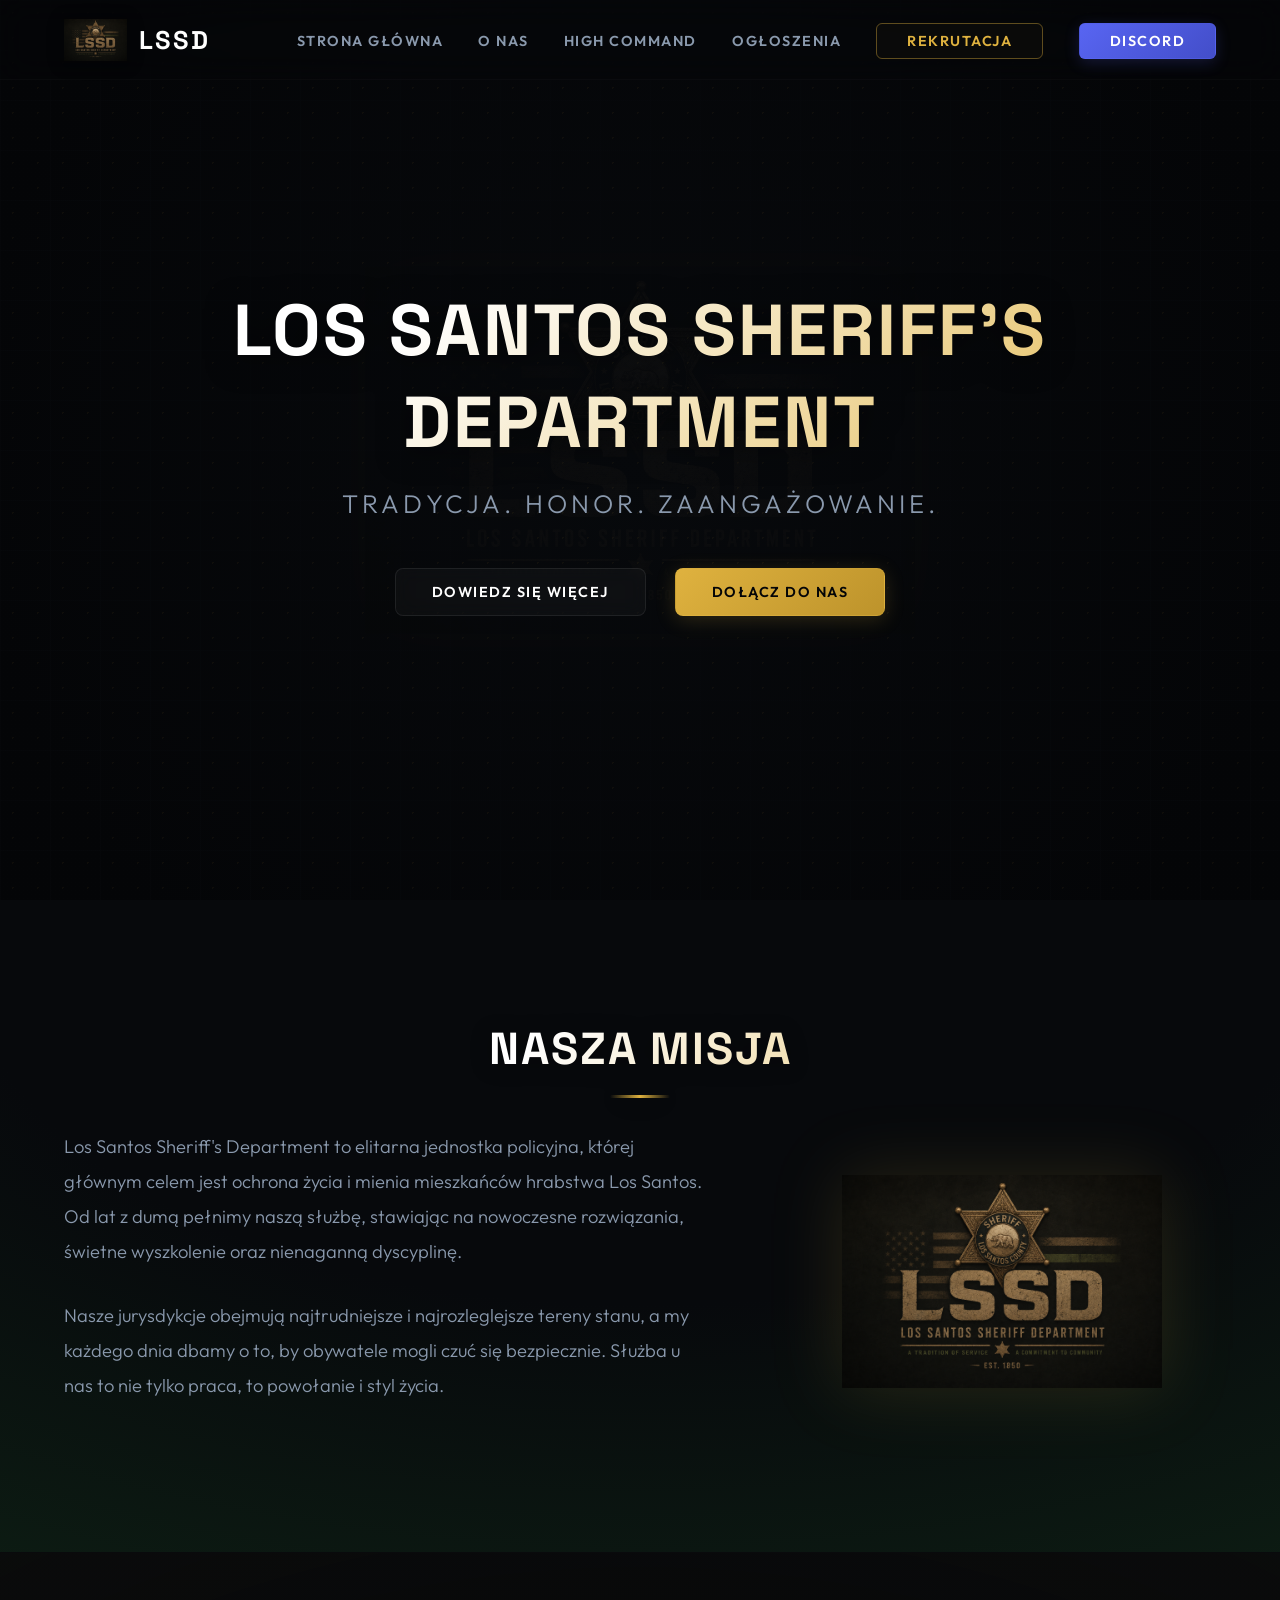
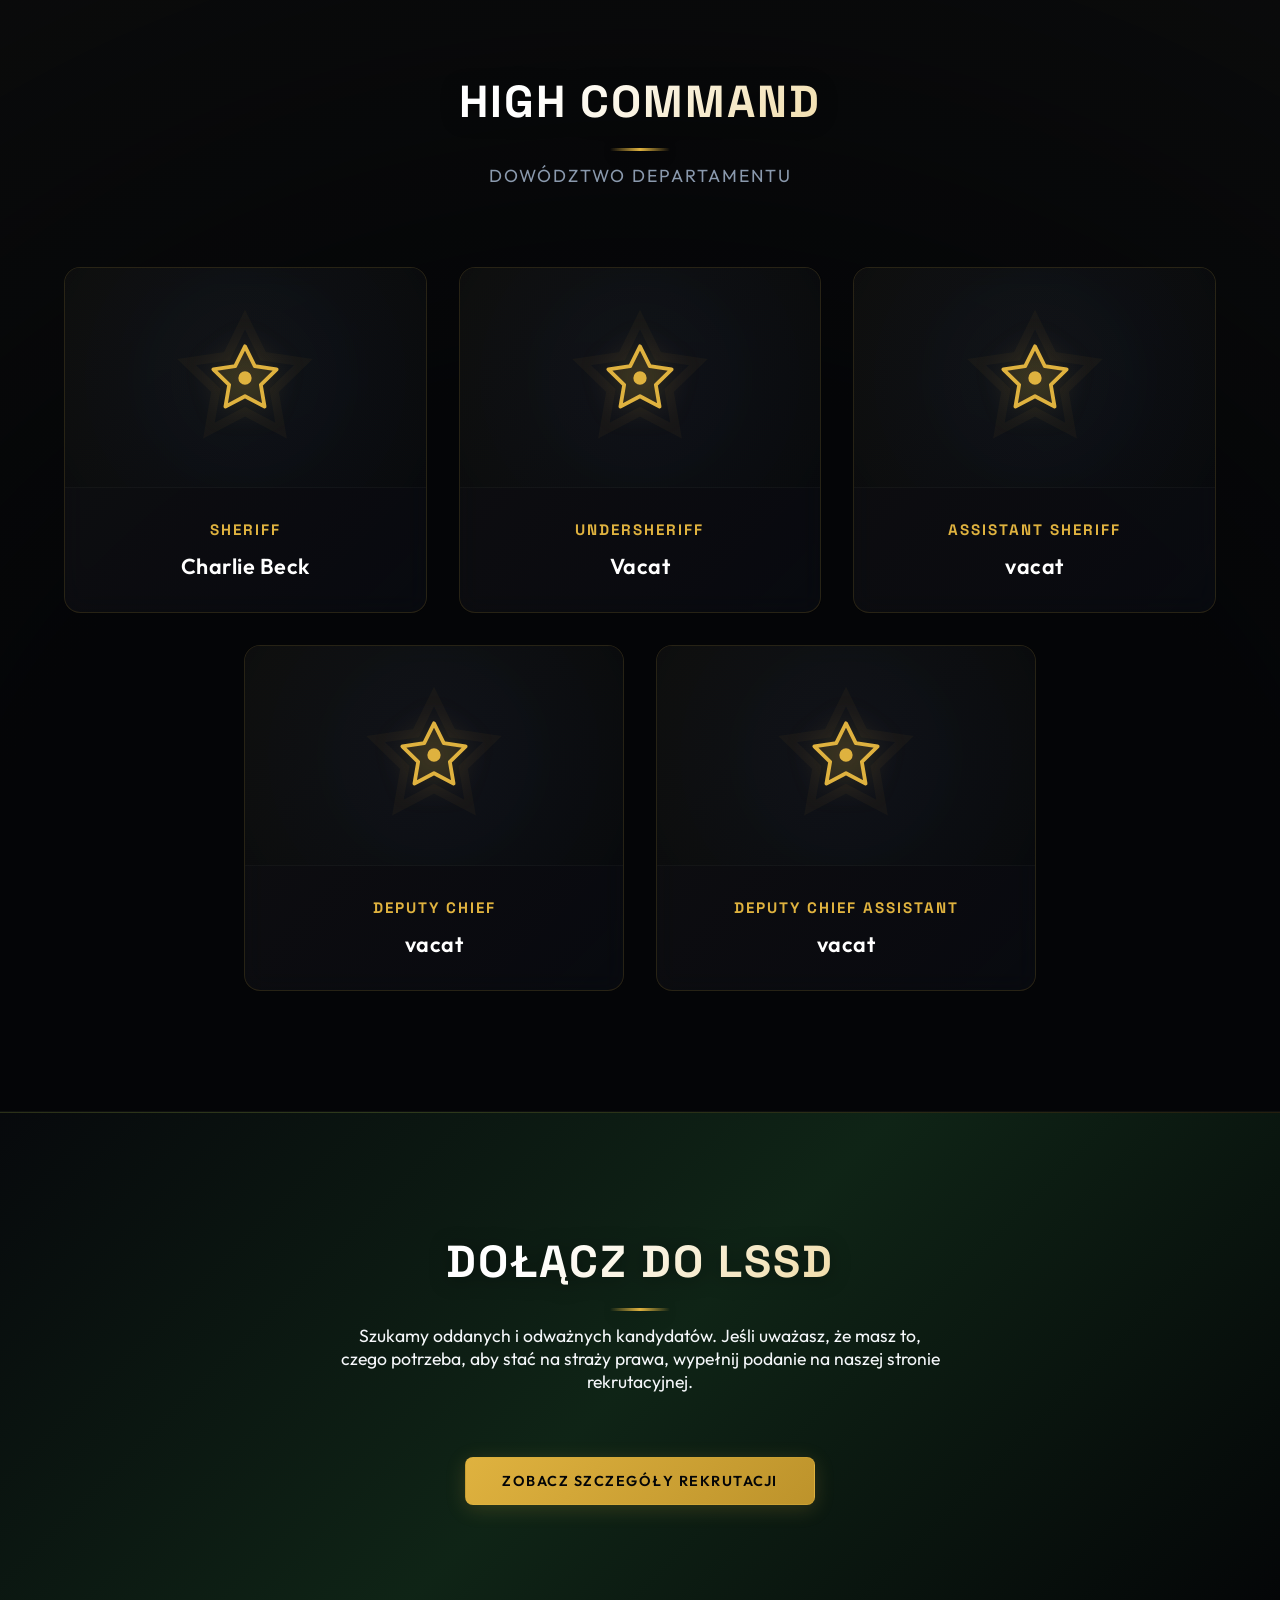
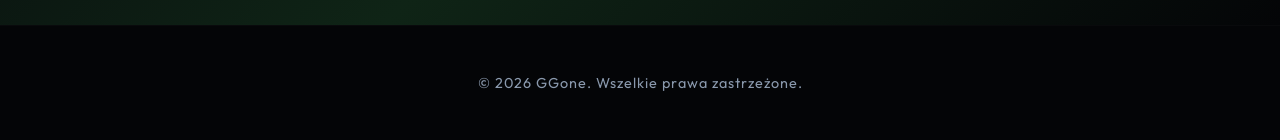
<file: index.html>
<!DOCTYPE html>
<html lang="pl">

<head>
    <meta charset="UTF-8">
    <meta name="viewport" content="width=device-width, initial-scale=1.0">
    <title>Los Santos Sheriff's Department</title>
    <meta name="description"
        content="Oficjalna strona Los Santos Sheriff's Department. Dołącz do nas i dbaj o bezpieczeństwo hrabstwa.">
    <link
        href="https://fonts.googleapis.com/css2?family=Outfit:wght@300;400;500;600;700;800;900&family=Space+Grotesk:wght@400;500;600;700&display=swap"
        rel="stylesheet">
    <link rel="stylesheet" href="css/styles.css">
    <link rel="shortcut icon" href="favicon.ico" type="image/x-icon">
</head>

<body>
    <!-- Navbar -->
    <nav class="navbar">
        <div class="nav-container">
            <a href="#home" class="logo">
                <img src="logo.png" alt="LSSD Logo" class="nav-logo">
                LSSD
            </a>
            <ul class="nav-links">
                <li><a href="#home">Strona Główna</a></li>
                <li><a href="#about">O nas</a></li>
                <li><a href="#high-command">High Command</a></li>
                <!-- <li><a href="#employees">Pracownicy</a></li> -->
                <li><a href="ogloszenia.html">Ogłoszenia</a></li>
                <li><a href="rekrutacja.html" class="btn-outline">Rekrutacja</a></li>
                <li><a href="https://discord.gg/PR4gVzmcQb" target="_blank" class="btn-discord">Discord</a></li>
            </ul>
        </div>
    </nav>

    <!-- Hero Section -->
    <section id="home" class="hero">
        <div class="hero-overlay"></div>
        <img src="logo.png" alt="" class="hero-watermark">
        <div class="hero-content fade-in">
            <h1>Los Santos Sheriff's Department</h1>
            <p>Tradycja. Honor. Zaangażowanie.</p>
            <div class="hero-buttons">
                <a href="#about" class="btn btn-secondary">Dowiedz się więcej</a>
                <a href="rekrutacja.html" class="btn btn-primary">Dołącz do nas</a>
            </div>
        </div>
    </section>

    <!-- About Section -->
    <section id="about" class="section dark-bg">
        <div class="container fade-in">
            <h2 class="section-title">Nasza Misja</h2>
            <div class="about-grid">
                <div class="about-text">
                    <p>Los Santos Sheriff's Department to elitarna jednostka policyjna, której głównym celem jest
                        ochrona życia i mienia mieszkańców hrabstwa Los Santos. Od lat z dumą pełnimy naszą służbę,
                        stawiając na nowoczesne rozwiązania, świetne wyszkolenie oraz nienaganną dyscyplinę.</p>
                    <p>Nasze jurysdykcje obejmują najtrudniejsze i najrozleglejsze tereny stanu, a my każdego dnia dbamy
                        o to, by obywatele mogli czuć się bezpiecznie. Służba u nas to nie tylko praca, to powołanie i
                        styl życia.</p>
                </div>
                <div class="about-image">
                    <img src="logo.png" alt="LSSD Logo" class="about-logo fade-in">
                </div>
            </div>
        </div>
    </section>

    <!-- High Command Section -->
    <section id="high-command" class="section darker-bg">
        <div class="container fade-in">
            <h2 class="section-title">High Command</h2>
            <p class="section-subtitle">Dowództwo departamentu</p>
            <div class="roster-grid">
                <div class="card">
                    <div class="card-image"></div>
                    <div class="card-content">
                        <h3>Sheriff</h3>
                        <p class="name">Charlie Beck</p>
                    </div>
                </div>
                <div class="card">
                    <div class="card-image"></div>
                    <div class="card-content">
                        <h3>Undersheriff</h3>
                        <p class="name">Vacat</p>
                    </div>
                </div>
                <div class="card">
                    <div class="card-image"></div>
                    <div class="card-content">
                        <h3>Assistant Sheriff</h3>
                        <p class="name">vacat</p>
                    </div>
                </div>
            </div>

            <div class="roster-grid-centered">
                <div class="card">
                    <div class="card-image"></div>
                    <div class="card-content">
                        <h3>Deputy Chief</h3>
                        <p class="name">vacat</p>
                    </div>
                </div>
                <div class="card">
                    <div class="card-image"></div>
                    <div class="card-content">
                        <h3>Deputy Chief Assistant</h3>
                        <p class="name">vacat</p>
                    </div>
                </div>
            </div>
        </div>
    </section>

    <!-- Employees Section -->
    <!-- <section id="employees" class="section dark-bg">
        <div class="container fade-in">
            <h2 class="section-title">Nasi Pracownicy</h2>
            <p class="section-subtitle">Dumni zastępcy strzegący prawa</p>

            <h3 class="rank-title">Captain I / II / III</h3>
            <div class="roster-grid">
                <div class="card">
                    <div class="card-content">
                        <h3>Captain</h3>
                        <p class="name">vacat</p>
                    </div>
                </div>
            </div>

            <h3 class="rank-title">Lieutenant I / II / III</h3>
            <div class="roster-grid">
                <div class="card">
                    <div class="card-content">
                        <h3>Lieutenant</h3>
                        <p class="name">vacat</p>
                    </div>
                </div>
            </div>

            <h3 class="rank-title">Sergeant I / II / III</h3>
            <div class="roster-grid">
                <div class="card">
                    <div class="card-content">
                        <h3>Sergeant</h3>
                        <p class="name">vacat</p>
                    </div>
                </div>
            </div>

            <h3 class="rank-title">Deputy Sheriff II / III</h3>
            <div class="roster-grid">
                <div class="card">
                    <div class="card-content">
                        <h3>Deputy Sheriff</h3>
                        <p class="name">vacat</p>
                    </div>
                </div>
            </div>

            <h3 class="rank-title">Deputy Sheriff</h3>
            <div class="roster-grid">
                <div class="card">
                    <div class="card-content">
                        <h3>Deputy Sheriff</h3>
                        <p class="name">vacat</p>
                    </div>
                </div>
            </div>
            <h3 class="rank-title">Rekrut</h3>
            <div class="roster-grid">
                <div class="card">
                    <div class="card-content">
                        <h3>Rekrut</h3>
                        <p class="name">Klask - 199</p><br>
                        <p class="name">Złomek</p>
                        <p class="name">Dylu</p>
                    </div>
                </div>
            </div>

        </div>
    </section> -->

    <!-- Recruitment Section -->
    <section id="recruitment" class="section accent-bg">
        <div class="container fade-in text-center">
            <h2 class="section-title">Dołącz do LSSD</h2>
            <p
                style="color: var(--text-main); margin-bottom: 2rem; font-size: 1.1rem; max-width: 600px; margin-left: auto; margin-right: auto;">
                Szukamy oddanych i odważnych kandydatów. Jeśli uważasz, że masz to, czego potrzeba, aby stać na straży
                prawa, wypełnij podanie na naszej stronie rekrutacyjnej.
            </p>
            <!-- Here goes the Google Forms Link -->
            <a href="rekrutacja.html" class="btn btn-primary mt-4">Zobacz szczegóły rekrutacji</a>
        </div>
    </section>

    <!-- Footer -->
    <footer class="footer">
        <div class="container">
            <p>&copy; 2026 <a href="https://ggone.pl">GGone</a>. Wszelkie prawa zastrzeżone.</p>
        </div>
    </footer>

    <script src="js/main.js"></script>
</body>

</html>
</file>
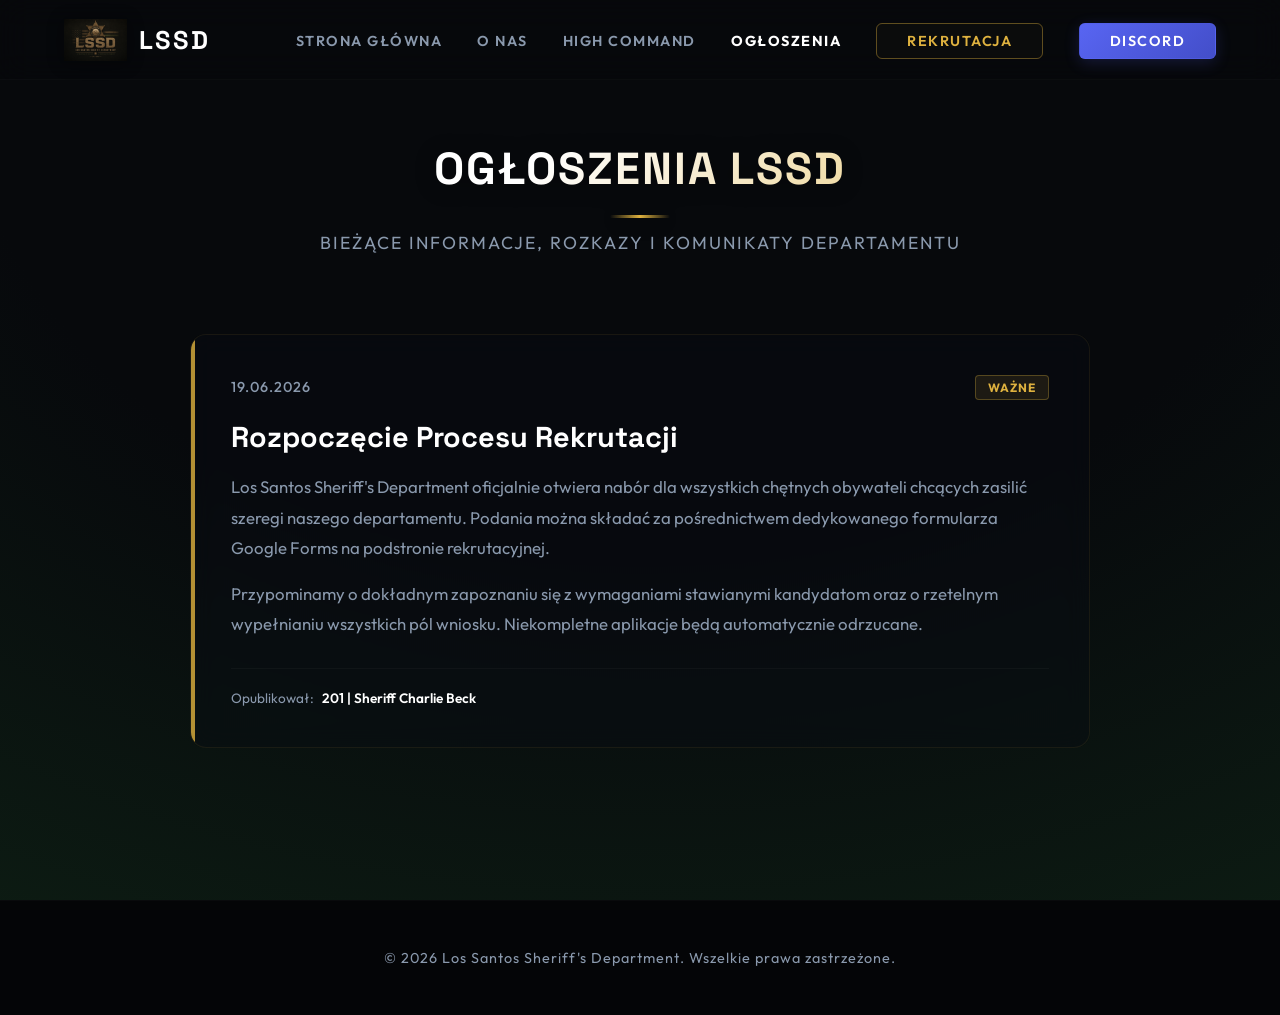
<file: ogloszenia.html>
<!DOCTYPE html>
<html lang="pl">

<head>
    <meta charset="UTF-8">
    <meta name="viewport" content="width=device-width, initial-scale=1.0">
    <title>Ogłoszenia - LSSD</title>
    <meta name="description" content="Oficjalne komunikaty i ogłoszenia Los Santos Sheriff's Department.">
    <link href="https://fonts.googleapis.com/css2?family=Outfit:wght@300;400;500;600;700;800;900&family=Space+Grotesk:wght@400;500;600;700&display=swap" rel="stylesheet">
    <link rel="stylesheet" href="css/styles.css">
    <link rel="shortcut icon" href="favicon.ico" type="image/x-icon">
</head>

<body>
    <!-- Navbar -->
    <nav class="navbar scrolled">
        <div class="nav-container">
            <a href="index.html" class="logo">
                <img src="logo.png" alt="LSSD Logo" class="nav-logo">
                LSSD
            </a>
            <ul class="nav-links">
                <li><a href="index.html#home">Strona Główna</a></li>
                <li><a href="index.html#about">O nas</a></li>
                <li><a href="index.html#high-command">High Command</a></li>
                <!-- <li><a href="index.html#employees">Pracownicy</a></li> -->
                <li><a href="ogloszenia.html" style="color: #fff; font-weight: 700;">Ogłoszenia</a></li>
                <li><a href="rekrutacja.html" class="btn-outline">Rekrutacja</a></li>
                <li><a href="https://discord.gg/PR4gVzmcQb" target="_blank" class="btn-discord">Discord</a></li>
            </ul>
        </div>
    </nav>

    <!-- Sekcja Ogłoszeń -->
    <section class="section dark-bg" style="min-height: 100vh; padding-top: 140px; padding-bottom: 80px;">
        <div class="container fade-in">
            <h1 class="section-title">Ogłoszenia LSSD</h1>
            <p class="section-subtitle">Bieżące informacje, rozkazy i komunikaty departamentu</p>

            <div class="announcement-container">

                <!-- 
                ========================================================================
                SZABLON DLA NOWEGO OGŁOSZENIA (INSTRUKCJA DODAWANIA)
                ========================================================================
                Aby dodać nowe ogłoszenie:
                1. Skopiuj poniższy blok kodu (od <div class="announcement-card"> do kończącego </div>).
                2. Wklej go bezpośrednio pod tym komentarzem instrukcji (będzie wtedy na samej górze).
                3. Zmień datę, klasę tagu (kategorii), tytuł, treść w akapitach <p> oraz autora.
                ========================================================================
                
                <div class="announcement-card">
                    <div class="announcement-header">
                        <span class="announcement-date">WPISZ_DATĘ (np. 19.06.2026)</span>
                        
                        Dostępne klasy tagów / kolorów:
                             - tag-important (Złoty / Ważne)
                             - tag-tactical (Zielony / Taktyczne)
                             - tag-general (Szary / Ogólne)
                        <span class="announcement-tag tag-important">WPISZ_KATEGORIĘ (np. Ważne)</span>
                    </div>
                    <h2 class="announcement-title">WPISZ_TYTUŁ_OGŁOSZENIA</h2>
                    <div class="announcement-content">
                        <p>WPISZ_TREŚĆ_OGŁOSZENIA. Jeśli potrzebujesz nowej linijki / akapitu, 
                           zamknij ten tekst i otwórz kolejny blok p (tak jak ten).</p>
                    </div>
                    <div class="announcement-footer">
                        <span>Opublikował: </span>
                        <span class="announcement-author">WPISZ_AUTORA (np. Sheriff Charlie Beck)</span>
                    </div>
                </div>
                ========================================================================
                -->

                <!-- Ogłoszenie 1 -->
                <div class="announcement-card">
                    <div class="announcement-header">
                        <span class="announcement-date">19.06.2026</span>
                        <span class="announcement-tag tag-important">Ważne</span>
                    </div>
                    <h2 class="announcement-title">Rozpoczęcie Procesu Rekrutacji</h2>
                    <div class="announcement-content">
                        <p>Los Santos Sheriff's Department oficjalnie otwiera nabór dla wszystkich chętnych obywateli chcących zasilić szeregi naszego departamentu. Podania można składać za pośrednictwem dedykowanego formularza Google Forms na podstronie rekrutacyjnej.</p>
                        <p>Przypominamy o dokładnym zapoznaniu się z wymaganiami stawianymi kandydatom oraz o rzetelnym wypełnianiu wszystkich pól wniosku. Niekompletne aplikacje będą automatycznie odrzucane.</p>
                    </div>
                    <div class="announcement-footer">
                        <span>Opublikował: </span>
                        <span class="announcement-author">201 | Sheriff Charlie Beck</span>
                    </div>
                </div>

            </div>
        </div>
    </section>

    <!-- Footer -->
    <footer class="footer">
        <div class="container">
            <p>&copy; 2026 Los Santos Sheriff's Department. Wszelkie prawa zastrzeżone.</p>
        </div>
    </footer>

    <script src="js/main.js"></script>
</body>

</html>
</file>
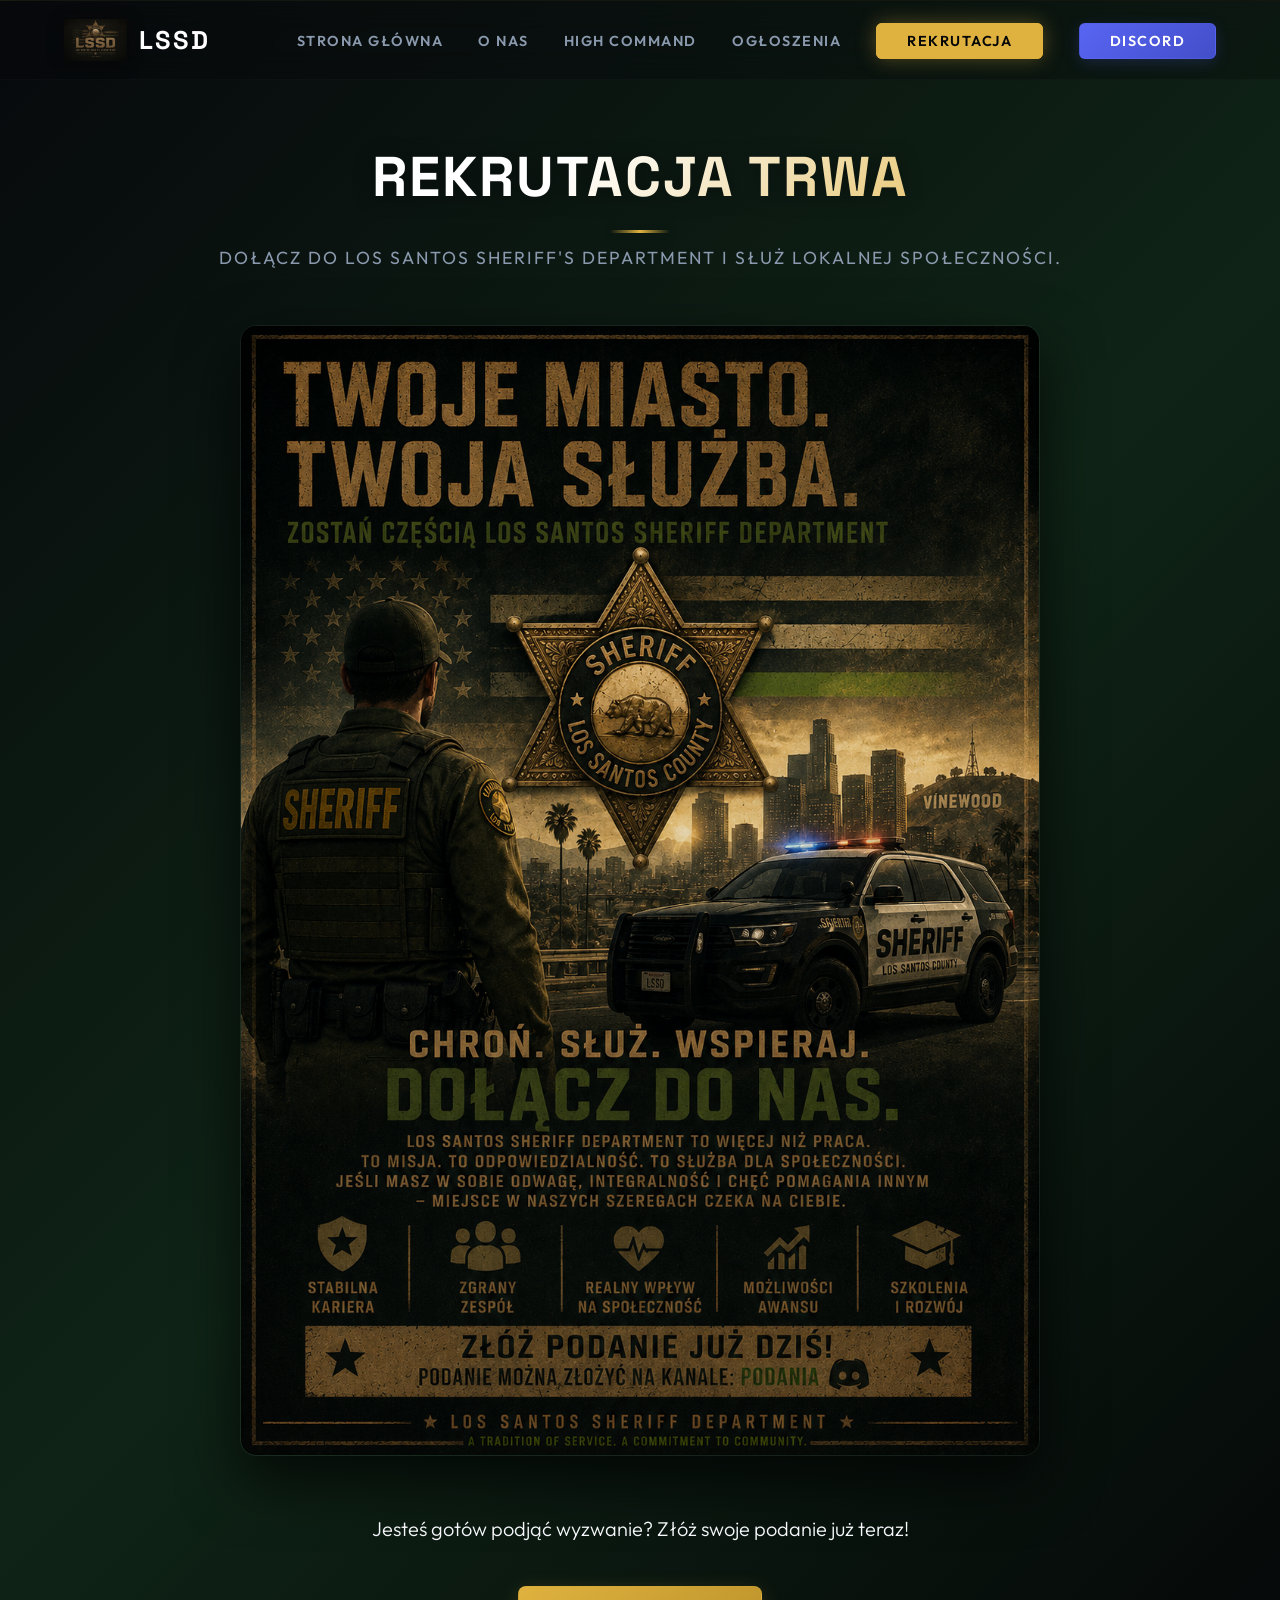
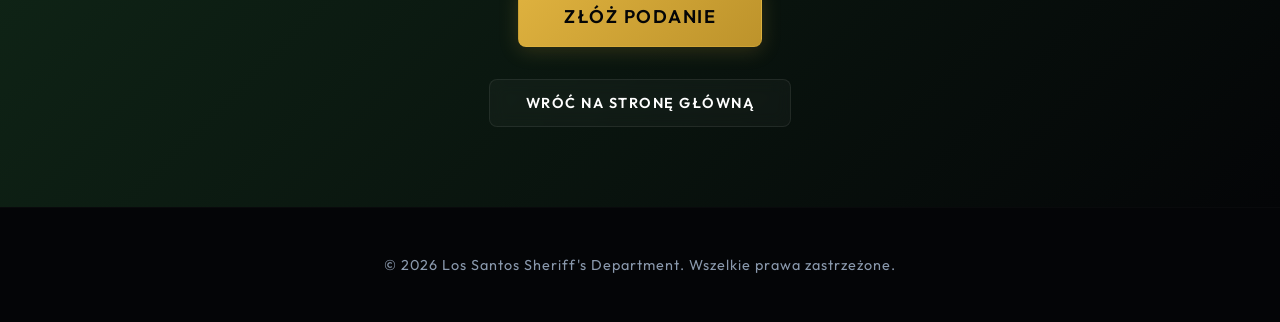
<file: rekrutacja.html>
<!DOCTYPE html>
<html lang="pl">

<head>
    <meta charset="UTF-8">
    <meta name="viewport" content="width=device-width, initial-scale=1.0">
    <title>Rekrutacja - LSSD</title>
    <meta name="description" content="Dołącz do Los Santos Sheriff's Department. Rekrutacja otwarta!">
    <link
        href="https://fonts.googleapis.com/css2?family=Outfit:wght@300;400;500;600;700;800;900&family=Space+Grotesk:wght@400;500;600;700&display=swap"
        rel="stylesheet">
    <link rel="stylesheet" href="css/styles.css">
    <link rel="shortcut icon" href="favicon.ico" type="image/x-icon">
</head>

<body>
    <!-- Navbar -->
    <nav class="navbar scrolled">
        <div class="nav-container">
            <a href="index.html" class="logo">
                <img src="logo.png" alt="LSSD Logo" class="nav-logo">
                LSSD
            </a>
            <ul class="nav-links">
                <li><a href="index.html#home">Strona Główna</a></li>
                <li><a href="index.html#about">O nas</a></li>
                <li><a href="index.html#high-command">High Command</a></li>
                <!-- <li><a href="index.html#employees">Pracownicy</a></li> -->
                <li><a href="ogloszenia.html">Ogłoszenia</a></li>
                <li><a href="rekrutacja.html" class="btn-outline active">Rekrutacja</a></li>
                <li><a href="https://discord.gg/PR4gVzmcQb" target="_blank" class="btn-discord">Discord</a></li>
            </ul>
        </div>
    </nav>

    <!-- Recruitment Details Section -->
    <section class="section accent-bg recruitment-section">
        <div class="container fade-in text-center">
            <h1 class="section-title recruitment-title">Rekrutacja Trwa</h1>
            <p class="section-subtitle recruitment-subtitle">Dołącz do Los Santos Sheriff's Department i służ
                lokalnej społeczności.</p>

            <div class="poster-container">
                <img src="plakat.png" alt="Plakat Rekrutacyjny LSSD">
            </div>

            <p class="recruitment-desc">
                Jesteś gotów podjąć wyzwanie? Złóż swoje podanie już teraz!
            </p>

            <a href="https://permrp.online/podania/lssd" target="_blank" class="btn btn-primary btn-large">Złóż
                podanie</a>
            <div class="mt-4">
                <a href="index.html" class="btn btn-secondary">Wróć na stronę główną</a>
            </div>
        </div>
    </section>

    <!-- Footer -->
    <footer class="footer">
        <div class="container">
            <p>&copy; 2026 Los Santos Sheriff's Department. Wszelkie prawa zastrzeżone.</p>
        </div>
    </footer>

    <script src="js/main.js"></script>
</body>

</html>
</file>
<file: css/styles.css>
@import url('https://fonts.googleapis.com/css2?family=Outfit:wght@300;400;500;600;700;800;900&family=Space+Grotesk:wght@400;500;600;700&display=swap');

:root {
    --bg-dark: #07090c;
    --bg-darker: #040507;
    --bg-accent: #0b0e14;
    --text-main: #f5f7fa;
    --text-muted: #8a99ad;
    --gold: #dfb23f;
    --gold-hover: #ffdf80;
    --gold-glow: rgba(223, 178, 63, 0.18);
    --green-accent: #0f2416;
    --green-glow: rgba(15, 36, 22, 0.4);
    --font-main: 'Outfit', sans-serif;
    --font-header: 'Space Grotesk', sans-serif;
    --nav-height: 80px;
    --transition-smooth: all 0.4s cubic-bezier(0.16, 1, 0.3, 1);
}

/* Scrollbar & Selection */
::-webkit-scrollbar {
    width: 8px;
}
::-webkit-scrollbar-track {
    background: var(--bg-darker);
}
::-webkit-scrollbar-thumb {
    background: #1c2330;
    border-radius: 4px;
    border: 2px solid var(--bg-darker);
    transition: var(--transition-smooth);
}
::-webkit-scrollbar-thumb:hover {
    background: var(--gold);
}

::selection {
    background-color: var(--gold);
    color: var(--bg-darker);
}

* {
    margin: 0;
    padding: 0;
    box-sizing: border-box;
}

html {
    scroll-behavior: smooth;
    font-family: var(--font-main);
    color: var(--text-main);
    background-color: var(--bg-dark);
    -webkit-font-smoothing: antialiased;
    -moz-osx-font-smoothing: grayscale;
}

body {
    overflow-x: hidden;
    background-color: var(--bg-dark);
}

a {
    text-decoration: none;
    color: inherit;
}

.container {
    max-width: 1200px;
    margin: 0 auto;
    padding: 0 24px;
}

.text-center {
    text-align: center;
}

.mt-4 {
    margin-top: 2rem;
}

/* Navbar */
.navbar {
    position: fixed;
    top: 0;
    width: 100%;
    height: var(--nav-height);
    background: rgba(7, 9, 12, 0.3);
    backdrop-filter: blur(16px);
    -webkit-backdrop-filter: blur(16px);
    border-bottom: 1px solid rgba(255, 255, 255, 0.02);
    z-index: 1000;
    transition: var(--transition-smooth);
}

.navbar.scrolled {
    background: rgba(4, 5, 7, 0.85);
    backdrop-filter: blur(20px);
    -webkit-backdrop-filter: blur(20px);
    border-bottom: 1px solid rgba(223, 178, 63, 0.15);
    box-shadow: 0 10px 40px rgba(0, 0, 0, 0.6), 0 0 30px rgba(223, 178, 63, 0.03);
}

.nav-container {
    max-width: 1200px;
    margin: 0 auto;
    padding: 0 24px;
    display: flex;
    justify-content: space-between;
    align-items: center;
    height: 100%;
}

.logo {
    display: flex;
    align-items: center;
    font-family: var(--font-header);
    font-size: 1.6rem;
    font-weight: 700;
    letter-spacing: 2px;
    color: #fff;
    transition: var(--transition-smooth);
}

.logo:hover {
    color: var(--gold);
    text-shadow: 0 0 15px rgba(223, 178, 63, 0.3);
}

.nav-logo {
    height: 42px;
    margin-right: 12px;
    object-fit: contain;
    filter: drop-shadow(0 2px 8px rgba(0, 0, 0, 0.3));
    transition: var(--transition-smooth);
}

.logo:hover .nav-logo {
    transform: rotate(10deg) scale(1.05);
}

.nav-links {
    list-style: none;
    display: flex;
    gap: 2.2rem;
    align-items: center;
}

.nav-links a {
    font-size: 0.9rem;
    font-weight: 600;
    text-transform: uppercase;
    letter-spacing: 1.5px;
    position: relative;
    transition: var(--transition-smooth);
}

.nav-links a:not(.btn-outline):not(.btn-discord) {
    color: var(--text-muted);
    padding: 6px 0;
}

.nav-links a:not(.btn-outline):not(.btn-discord):hover {
    color: #fff;
}

.nav-links a:not(.btn-outline):not(.btn-discord)::after {
    content: '';
    position: absolute;
    width: 100%;
    transform: scaleX(0);
    height: 2px;
    bottom: 0;
    left: 0;
    background-color: var(--gold);
    transform-origin: bottom right;
    transition: transform 0.3s cubic-bezier(0.16, 1, 0.3, 1);
}

.nav-links a:not(.btn-outline):not(.btn-discord):hover::after {
    transform: scaleX(1);
    transform-origin: bottom left;
}

/* Buttons */
.btn {
    padding: 14px 36px;
    font-size: 0.9rem;
    font-weight: 600;
    text-transform: uppercase;
    letter-spacing: 1.5px;
    border-radius: 8px;
    cursor: pointer;
    transition: var(--transition-smooth);
    border: none;
    display: inline-block;
}

.btn-primary {
    background: linear-gradient(135deg, var(--gold) 0%, #bd932b 100%);
    color: var(--bg-darker);
    box-shadow: 0 4px 20px var(--gold-glow);
    border: 1px solid rgba(223, 178, 63, 0.3);
}

.btn-primary:hover {
    background: linear-gradient(135deg, var(--gold-hover) 0%, var(--gold) 100%);
    transform: translateY(-3px) scale(1.02);
    box-shadow: 0 8px 30px rgba(223, 178, 63, 0.45);
}

.btn-secondary {
    background: rgba(255, 255, 255, 0.03);
    color: #fff;
    border: 1px solid rgba(255, 255, 255, 0.08);
    backdrop-filter: blur(8px);
}

.btn-secondary:hover {
    background: rgba(255, 255, 255, 0.08);
    border-color: rgba(255, 255, 255, 0.2);
    transform: translateY(-3px);
    box-shadow: 0 8px 25px rgba(0, 0, 0, 0.2);
}

.btn-outline {
    border: 1px solid rgba(223, 178, 63, 0.4);
    padding: 8px 30px;
    border-radius: 6px;
    color: var(--gold) !important;
    background: rgba(223, 178, 63, 0.02);
}

.btn-outline:hover {
    background: var(--gold);
    color: var(--bg-darker) !important;
    box-shadow: 0 0 20px var(--gold-glow);
    transform: translateY(-2px);
    border-color: var(--gold);
}

.btn-outline.active {
    background: var(--gold);
    color: var(--bg-darker) !important;
    box-shadow: 0 0 20px rgba(223, 178, 63, 0.35);
    border-color: var(--gold);
}

.btn-discord {
    background: linear-gradient(135deg, #5865F2 0%, #434ec9 100%);
    padding: 8px 30px;
    border-radius: 6px;
    color: #fff !important;
    font-weight: 600;
    border: 1px solid rgba(88, 101, 242, 0.3);
    box-shadow: 0 4px 15px rgba(88, 101, 242, 0.2);
}

.btn-discord:hover {
    background: linear-gradient(135deg, #6c78f5 0%, #5865F2 100%);
    box-shadow: 0 8px 25px rgba(88, 101, 242, 0.4);
    transform: translateY(-2px);
    border-color: rgba(88, 101, 242, 0.5);
}

/* Hero Section */
.hero {
    height: 100vh;
    display: flex;
    align-items: center;
    justify-content: center;
    position: relative;
    background: url('https://images.unsplash.com/photo-1541888049618-8a88b5849887?ixlib=rb-4.0.3&auto=format&fit=crop&w=1920&q=80') center/cover no-repeat;
    overflow: hidden;
}

/* Cyber grid overlay on Hero */
.hero::before {
    content: '';
    position: absolute;
    top: 0; left: 0; right: 0; bottom: 0;
    background-image: linear-gradient(rgba(7, 9, 12, 0.5) 1px, transparent 1px),
                      linear-gradient(90deg, rgba(7, 9, 12, 0.5) 1px, transparent 1px);
    background-size: 50px 50px;
    z-index: 2;
    pointer-events: none;
}

/* Glowing dot matrix */
.hero::after {
    content: '';
    position: absolute;
    top: 0; left: 0; right: 0; bottom: 0;
    background: radial-gradient(rgba(223, 178, 63, 0.08) 1px, transparent 1px);
    background-size: 25px 25px;
    z-index: 2;
    pointer-events: none;
    opacity: 0.6;
}

.hero-overlay {
    position: absolute;
    top: 0; left: 0; right: 0; bottom: 0;
    background: radial-gradient(circle at center, rgba(7, 9, 12, 0.4) 0%, rgba(4, 5, 7, 0.98) 85%);
    z-index: 1;
}

.hero-watermark {
    position: absolute;
    top: 50%;
    left: 50%;
    transform: translate(-50%, -50%);
    width: 55vw;
    max-width: 550px;
    opacity: 0.04;
    z-index: 2;
    pointer-events: none;
    filter: drop-shadow(0 0 40px rgba(223, 178, 63, 0.3)) grayscale(20%);
    animation: float-pulse 10s ease-in-out infinite;
}

@keyframes float-pulse {
    0% { transform: translate(-50%, -50%) scale(1) rotate(0deg); opacity: 0.03; }
    50% { transform: translate(-50%, -52%) scale(1.04) rotate(2deg); opacity: 0.07; filter: drop-shadow(0 0 60px rgba(223, 178, 63, 0.5)); }
    100% { transform: translate(-50%, -50%) scale(1) rotate(0deg); opacity: 0.03; }
}

.hero-content {
    text-align: center;
    z-index: 3;
    padding: 0 24px;
    position: relative;
}

.hero h1 {
    font-family: var(--font-header);
    font-size: 4.5rem;
    font-weight: 800;
    margin-bottom: 1.2rem;
    background: linear-gradient(135deg, #ffffff 30%, var(--gold) 100%);
    -webkit-background-clip: text;
    -webkit-text-fill-color: transparent;
    text-transform: uppercase;
    letter-spacing: 2px;
    filter: drop-shadow(0 4px 15px rgba(0, 0, 0, 0.6));
}

.hero p {
    font-size: 1.6rem;
    font-weight: 300;
    letter-spacing: 4px;
    color: var(--text-muted);
    margin-bottom: 3rem;
    text-transform: uppercase;
}

.hero-buttons {
    display: flex;
    gap: 1.8rem;
    justify-content: center;
}

/* Sections */
.section {
    padding: 120px 0;
    position: relative;
}

.dark-bg { 
    background: radial-gradient(130% 130% at 50% 10%, var(--bg-dark) 40%, var(--green-accent) 100%);
}

.darker-bg { 
    background: radial-gradient(130% 130% at 50% 90%, var(--bg-darker) 40%, rgba(223, 178, 63, 0.03) 100%);
    border-top: 1px solid rgba(255, 255, 255, 0.02);
    border-bottom: 1px solid rgba(255, 255, 255, 0.02);
}

.accent-bg { 
    background: linear-gradient(135deg, var(--bg-dark) 0%, var(--green-accent) 50%, var(--bg-darker) 100%); 
    position: relative;
    border-top: 1px solid rgba(223, 178, 63, 0.15);
}

.section-title {
    font-family: var(--font-header);
    font-size: 2.8rem;
    font-weight: 700;
    margin-bottom: 0.8rem;
    background: linear-gradient(135deg, #ffffff 40%, var(--gold) 100%);
    -webkit-background-clip: text;
    -webkit-text-fill-color: transparent;
    text-transform: uppercase;
    text-align: center;
    letter-spacing: 2px;
    filter: drop-shadow(0 2px 10px rgba(0, 0, 0, 0.4));
}

.section-title::after {
    content: '';
    display: block;
    width: 60px;
    height: 3px;
    background: linear-gradient(90deg, transparent, var(--gold), transparent);
    margin: 18px auto 0 auto;
    border-radius: 2px;
}

.section-subtitle {
    text-align: center;
    color: var(--text-muted);
    margin-bottom: 5rem;
    font-size: 1.1rem;
    font-weight: 400;
    letter-spacing: 2px;
    text-transform: uppercase;
}

/* About Section */
.about-grid {
    display: grid;
    grid-template-columns: 1.2fr 0.8fr;
    gap: 5rem;
    align-items: center;
    margin-top: 2rem;
}

.about-text p {
    font-size: 1.15rem;
    line-height: 1.9;
    margin-bottom: 1.8rem;
    color: var(--text-muted);
    font-weight: 300;
}

.about-logo {
    width: 100%;
    max-width: 320px;
    display: block;
    margin: 0 auto;
    filter: drop-shadow(0 0 35px rgba(223, 178, 63, 0.15));
    animation: float-logo 8s ease-in-out infinite;
}

@keyframes float-logo {
    0%, 100% { transform: translateY(0) rotate(0deg); }
    50% { transform: translateY(-12px) rotate(3deg); filter: drop-shadow(0 0 50px rgba(223, 178, 63, 0.3)); }
}

.rank-title {
    font-family: var(--font-header);
    font-size: 1.3rem;
    color: #fff;
    margin: 4.5rem 0 2rem 0;
    text-transform: uppercase;
    letter-spacing: 2px;
    border-left: 4px solid var(--gold);
    padding: 8px 0 8px 16px;
    text-align: left;
    background: linear-gradient(90deg, rgba(223, 178, 63, 0.04) 0%, transparent 100%);
    border-radius: 0 4px 4px 0;
}

/* Cards (Roster) */
.roster-grid {
    display: grid;
    grid-template-columns: repeat(auto-fit, minmax(260px, 1fr));
    gap: 2rem;
    margin-bottom: 2rem;
}

.roster-grid-centered {
    display: flex;
    justify-content: center;
    flex-wrap: wrap;
    gap: 2rem;
}

.roster-grid-centered .card {
    flex: 1 1 260px;
    max-width: 380px;
}

/* The Premium Glass Card */
.card {
    background: rgba(11, 14, 20, 0.35);
    border: 1px solid rgba(223, 178, 63, 0.08);
    border-radius: 16px;
    overflow: hidden;
    transition: var(--transition-smooth);
    backdrop-filter: blur(12px);
    -webkit-backdrop-filter: blur(12px);
    position: relative;
}

.card::before {
    content: '';
    position: absolute;
    top: 0; left: 0; right: 0; bottom: 0;
    background: linear-gradient(135deg, rgba(223, 178, 63, 0.03) 0%, transparent 100%);
    pointer-events: none;
    z-index: 1;
}

.card:hover {
    transform: translateY(-10px);
    border-color: rgba(223, 178, 63, 0.35);
    box-shadow: 0 20px 40px rgba(0, 0, 0, 0.6), 
                0 0 20px rgba(223, 178, 63, 0.08);
    background: rgba(15, 19, 28, 0.5);
}

#high-command .card {
    border-color: rgba(223, 178, 63, 0.15);
    background: rgba(15, 19, 28, 0.4);
}

#high-command .card:hover {
    border-color: var(--gold);
    box-shadow: 0 20px 40px rgba(0, 0, 0, 0.6), 
                0 0 25px rgba(223, 178, 63, 0.2);
}

.card-image {
    height: 220px;
    background: radial-gradient(circle at center, rgba(16, 22, 33, 0.6) 0%, rgba(7, 9, 12, 0.95) 100%);
    border-bottom: 1px solid rgba(255, 255, 255, 0.03);
    display: flex;
    align-items: center;
    justify-content: center;
    overflow: hidden;
    position: relative;
}

.card-image::before {
    content: '';
    position: absolute;
    width: 140px;
    height: 140px;
    background: url('data:image/svg+xml;utf8,<svg xmlns="http://www.w3.org/2000/svg" viewBox="0 0 24 24" fill="none" stroke="rgba(223, 178, 63, 0.04)" stroke-width="1.5"><polygon points="12 2 15.09 8.26 22 9.27 17 14.14 18.18 21.02 12 17.77 5.82 21.02 7 14.14 2 9.27 8.91 8.26 12 2"/></svg>') center/contain no-repeat;
    animation: spin-slow 50s linear infinite;
    pointer-events: none;
}

@keyframes spin-slow {
    0% { transform: rotate(0deg); }
    100% { transform: rotate(360deg); }
}

.card-image::after {
    content: '';
    position: absolute;
    width: 76px;
    height: 76px;
    background: url('data:image/svg+xml;utf8,<svg xmlns="http://www.w3.org/2000/svg" viewBox="0 0 24 24" fill="rgba(223, 178, 63, 0.1)" stroke="%23dfb23f" stroke-width="1.2" stroke-linejoin="round"><polygon points="12 2 15.09 8.26 22 9.27 17 14.14 18.18 21.02 12 17.77 5.82 21.02 7 14.14 2 9.27 8.91 8.26 12 2"/><circle cx="12" cy="12" r="1.5" fill="%23dfb23f"/></svg>') center/contain no-repeat;
    filter: drop-shadow(0 0 15px rgba(223, 178, 63, 0.35));
    transition: var(--transition-smooth);
    pointer-events: none;
}

.card:hover .card-image::after {
    transform: scale(1.12) rotate(15deg);
    filter: drop-shadow(0 0 25px rgba(223, 178, 63, 0.65));
}

.card-content {
    padding: 2rem 1.8rem;
    text-align: center;
    position: relative;
    z-index: 2;
}

#employees .card-content {
    display: flex;
    flex-direction: column;
    align-items: center;
    justify-content: center;
}

#employees .card-content::before {
    content: '';
    width: 24px;
    height: 24px;
    margin-bottom: 1.2rem;
    background: url('data:image/svg+xml;utf8,<svg xmlns="http://www.w3.org/2000/svg" viewBox="0 0 24 24" fill="none" stroke="rgba(223, 178, 63, 0.3)" stroke-width="2" stroke-linecap="round" stroke-linejoin="round"><polygon points="12 2 15.09 8.26 22 9.27 17 14.14 18.18 21.02 12 17.77 5.82 21.02 7 14.14 2 9.27 8.91 8.26 12 2"/></svg>') center/contain no-repeat;
    opacity: 0.6;
    transition: var(--transition-smooth);
}

#employees .card:hover .card-content::before {
    opacity: 1;
    transform: rotate(72deg) scale(1.15);
    filter: drop-shadow(0 0 8px rgba(223, 178, 63, 0.6));
}

.card h3 {
    font-family: var(--font-header);
    font-size: 0.95rem;
    color: var(--gold);
    text-transform: uppercase;
    letter-spacing: 2px;
    margin-bottom: 0.8rem;
}

.card .name {
    font-size: 1.35rem;
    font-weight: 600;
    color: #fff;
    letter-spacing: 0.5px;
}

/* Recruitment Hero page overrides (clean classes instead of inline) */
.recruitment-section {
    min-height: 100vh;
    display: flex;
    align-items: center;
    padding-top: 140px;
    padding-bottom: 80px;
}

.recruitment-title {
    font-size: 3.5rem !important;
    margin-bottom: 0.8rem;
}

.recruitment-subtitle {
    margin-bottom: 3.5rem !important;
}

.poster-container {
    max-width: 800px;
    margin: 0 auto 3.5rem auto;
    border-radius: 16px;
    overflow: hidden;
    box-shadow: 0 25px 60px rgba(0, 0, 0, 0.7);
    border: 1px solid rgba(255, 255, 255, 0.05);
    transition: var(--transition-smooth);
}

.poster-container:hover {
    transform: scale(1.01) translateY(-5px);
    box-shadow: 0 35px 80px rgba(0, 0, 0, 0.95), 0 0 30px rgba(223, 178, 63, 0.05);
    border-color: rgba(223, 178, 63, 0.2);
}

.poster-container img {
    width: 100%;
    display: block;
    height: auto;
}

.recruitment-desc {
    color: var(--text-main);
    margin-bottom: 2.5rem;
    font-size: 1.25rem;
    font-weight: 300;
    max-width: 700px;
    margin-left: auto;
    margin-right: auto;
    line-height: 1.7;
}

.btn-large {
    padding: 18px 45px !important;
    font-size: 1.15rem !important;
}

/* Footer */
.footer {
    background: var(--bg-darker);
    padding: 3rem 0;
    text-align: center;
    color: var(--text-muted);
    font-size: 0.9rem;
    border-top: 1px solid rgba(255, 255, 255, 0.02);
}

.footer p {
    letter-spacing: 1px;
}

/* Animations */
.fade-in {
    opacity: 0;
    transform: translateY(30px);
    transition: opacity 0.8s cubic-bezier(0.16, 1, 0.3, 1), 
                transform 0.8s cubic-bezier(0.16, 1, 0.3, 1);
}

.fade-in.visible {
    opacity: 1;
    transform: translateY(0);
}

/* Responsive */
@media (max-width: 992px) {
    .about-grid {
        grid-template-columns: 1fr;
        gap: 3.5rem;
        text-align: center;
    }
    
    .hero h1 {
        font-size: 3.5rem;
    }
    
    .section-title {
        font-size: 2.3rem;
    }
}

@media (max-width: 768px) {
    .nav-links {
        display: none; 
    }
    
    .hero h1 {
        font-size: 2.6rem;
    }

    .hero p {
        font-size: 1.1rem;
        letter-spacing: 2px;
    }
    
    .hero-buttons {
        flex-direction: column;
        gap: 1rem;
        width: 100%;
        max-width: 320px;
        margin: 0 auto;
    }
    
    .btn {
        width: 100%;
        text-align: center;
    }
    
    .section {
        padding: 80px 0;
    }
    
    .recruitment-title {
        font-size: 2.4rem !important;
    }
}

/* Announcement Page Styling */
.announcement-container {
    max-width: 900px;
    margin: 0 auto;
    display: flex;
    flex-direction: column;
    gap: 2.5rem;
}

.announcement-card {
    background: rgba(11, 14, 20, 0.35);
    border: 1px solid rgba(223, 178, 63, 0.08);
    border-radius: 16px;
    padding: 2.5rem;
    backdrop-filter: blur(12px);
    -webkit-backdrop-filter: blur(12px);
    transition: var(--transition-smooth);
    position: relative;
    overflow: hidden;
    text-align: left;
}

.announcement-card::before {
    content: '';
    position: absolute;
    top: 0; left: 0;
    width: 4px;
    height: 100%;
    background: var(--gold);
    opacity: 0.8;
}

.announcement-card:hover {
    border-color: rgba(223, 178, 63, 0.3);
    box-shadow: 0 15px 35px rgba(0, 0, 0, 0.5), 0 0 20px rgba(223, 178, 63, 0.05);
    background: rgba(15, 19, 28, 0.55);
}

.announcement-header {
    display: flex;
    justify-content: space-between;
    align-items: center;
    margin-bottom: 1.2rem;
    font-size: 0.9rem;
}

.announcement-date {
    color: var(--text-muted);
    font-weight: 500;
    letter-spacing: 1px;
}

.announcement-tag {
    padding: 4px 12px;
    border-radius: 4px;
    font-size: 0.75rem;
    font-weight: 700;
    text-transform: uppercase;
    letter-spacing: 1px;
}

.tag-general {
    background: rgba(255, 255, 255, 0.05);
    color: var(--text-main);
    border: 1px solid rgba(255, 255, 255, 0.1);
}

.tag-important {
    background: rgba(223, 178, 63, 0.1);
    color: var(--gold);
    border: 1px solid rgba(223, 178, 63, 0.3);
}

.tag-tactical {
    background: rgba(15, 36, 22, 0.3);
    color: #4ade80;
    border: 1px solid rgba(21, 128, 61, 0.4);
}

.announcement-title {
    font-family: var(--font-header);
    font-size: 1.8rem;
    color: #fff;
    margin-bottom: 1rem;
    line-height: 1.3;
}

.announcement-content {
    font-size: 1.05rem;
    line-height: 1.8;
    color: var(--text-muted);
}

.announcement-content p {
    margin-bottom: 1rem;
}
.announcement-content p:last-child {
    margin-bottom: 0;
}

.announcement-footer {
    margin-top: 1.8rem;
    padding-top: 1.2rem;
    border-top: 1px solid rgba(255, 255, 255, 0.03);
    font-size: 0.85rem;
    color: var(--text-muted);
    display: flex;
    align-items: center;
    gap: 8px;
}

.announcement-author {
    color: #fff;
    font-weight: 600;
}

@media (max-width: 768px) {
    .announcement-card {
        padding: 1.8rem;
    }
    
    .announcement-title {
        font-size: 1.5rem;
    }
}
</file>
